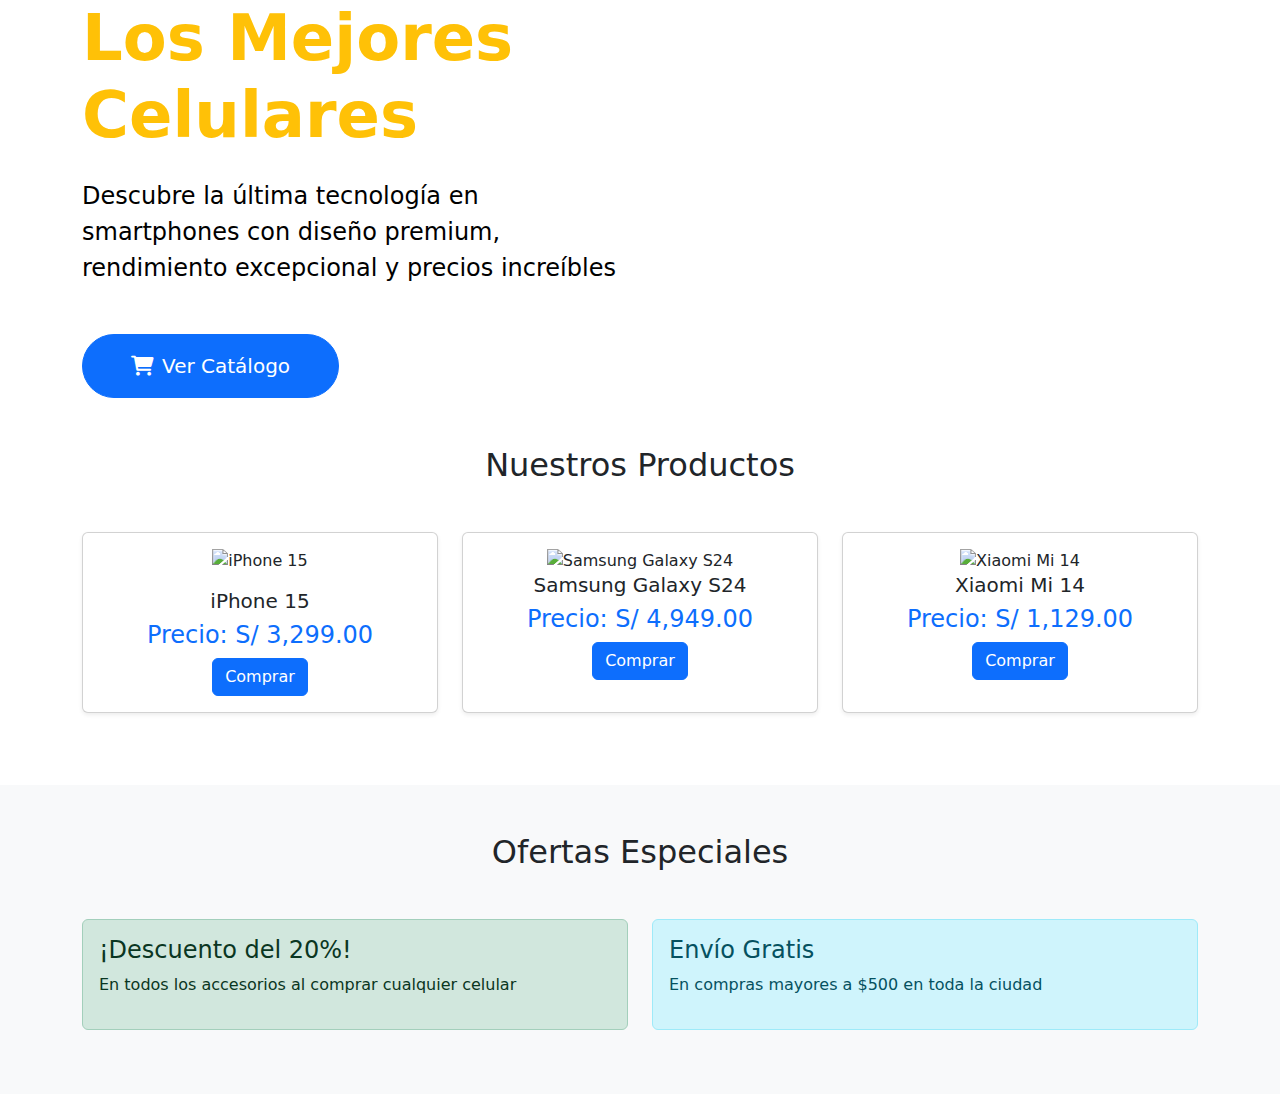
<file: src/main/resources/templates/HTML/index.html>
<!DOCTYPE html>
<html lang="es" xmlns:th="http://www.thymeleaf.org">
<head>
    <meta charset="UTF-8">
    <meta name="viewport" content="width=device-width, initial-scale=1.0">
    <title>TechCell - Tienda de Celulares</title>
    <link href="https://cdnjs.cloudflare.com/ajax/libs/bootstrap/5.3.0/css/bootstrap.min.css" rel="stylesheet">
    <link href="https://cdnjs.cloudflare.com/ajax/libs/font-awesome/6.0.0/css/all.min.css" rel="stylesheet">
    <link rel="stylesheet" th:href="@{/css/Styles.css}">
</head>
<body>
    
    <!-- Incluir Navbar -->
    <div th:replace="~{fragments/navbar :: navbar}"></div>

    <!-- Incluir Mensajes de Alerta -->
    <div th:replace="~{fragments/mensajes :: alertas}"></div>

    

    <!-- Hero Section -->
    <div class="hero-section d-flex align-items-center" id="inicio">
        <div class="container hero-content">
            <div class="row align-items-center">
                <div class="col-lg-6">
                    <h1 class="display-3 fw-bold text-warning mb-4">
                        Los Mejores Celulares
                    </h1>
                    <p class="lead fw-normal text-black mb-5 fs-4">
                        Descubre la última tecnología en smartphones con diseño premium, 
                        rendimiento excepcional y precios increíbles
                    </p>
                    <div class="d-flex gap-3 flex-wrap">
                        <a th:href="@{/productos}">
                            <button class="btn btn-primary btn-lg px-5 py-3 rounded-pill">
                                <i class="fas fa-shopping-cart me-2"></i>Ver Catálogo
                            </button>
                        </a>
                    </div>
                </div>
                <div class="col-lg-6 text-center">
                    <div class="floating-element">
                        <i class="fas fa-mobile-alt text-white" style="font-size: 12rem; opacity: 0.9;"></i>
                    </div>
                </div>
            </div>
        </div>
    </div>

    <!-- Productos Section -->
    <div class="container my-5" id="productos">
        <h2 class="text-center mb-5">Nuestros Productos</h2>
        <div class="row">
            <div class="col-md-4 mb-4">
                <div class="card h-100 shadow-sm">
                    <div class="card-body text-center">
                        <img th:src="@{/IMG/iPhone15.png}" width="140px" class="mb-3" alt="iPhone 15">
                        <h5 class="card-title">iPhone 15</h5>
                        <h4 class="text-primary">Precio: S/ 3,299.00</h4>
                        <button class="btn btn-primary">Comprar</button>
                    </div>
                </div>
            </div>
            <div class="col-md-4 mb-4">
                <div class="card h-100 shadow-sm">
                    <div class="card-body text-center">
                        <img th:src="@{/IMG/SAMSUNGS24.jpg}" width="200px" alt="Samsung Galaxy S24">
                        <h5 class="card-title">Samsung Galaxy S24</h5>
                        <h4 class="text-primary">Precio: S/ 4,949.00</h4>
                        <button class="btn btn-primary">Comprar</button>
                    </div>
                </div>
            </div>
            <div class="col-md-4 mb-4">
                <div class="card h-100 shadow-sm">
                    <div class="card-body text-center">
                        <img th:src="@{/IMG/XIAOMI14.webp}" width="200px" alt="Xiaomi Mi 14">
                        <h5 class="card-title">Xiaomi Mi 14</h5>
                        <h4 class="text-primary">Precio: S/ 1,129.00</h4>
                        <button class="btn btn-primary">Comprar</button>
                    </div>
                </div>
            </div>
        </div>
    </div>

    <!-- Ofertas Section -->
    <div class="bg-light py-5" id="ofertas">
        <div class="container">
            <h2 class="text-center mb-5">Ofertas Especiales</h2>
            <div class="row">
                <div class="col-md-6">
                    <div class="alert alert-success">
                        <h4>¡Descuento del 20%!</h4>
                        <p>En todos los accesorios al comprar cualquier celular</p>
                    </div>
                </div>
                <div class="col-md-6">
                    <div class="alert alert-info">
                        <h4>Envío Gratis</h4>
                        <p>En compras mayores a $500 en toda la ciudad</p>
                    </div>
                </div>
            </div>
        </div>
    </div>

    <!-- Incluir Footer -->
    <div th:replace="~{fragments/footer :: footer}"></div>

    <!-- Incluir Modales -->
    <div th:replace="~{fragments/modales :: modales}"></div>

    <div th:replace="~{fragments/modalCarrito :: modalCarrito}"></div>
    
    <!-- Incluir Botón WhatsApp -->
    <div th:replace="~{fragments/botonwsp :: botonWhatsApp}"></div>


    <script src="https://cdnjs.cloudflare.com/ajax/libs/bootstrap/5.3.0/js/bootstrap.bundle.min.js"></script>
    <script th:src="@{/js/carrito.js}"></script>
</body>
</html>
</file>
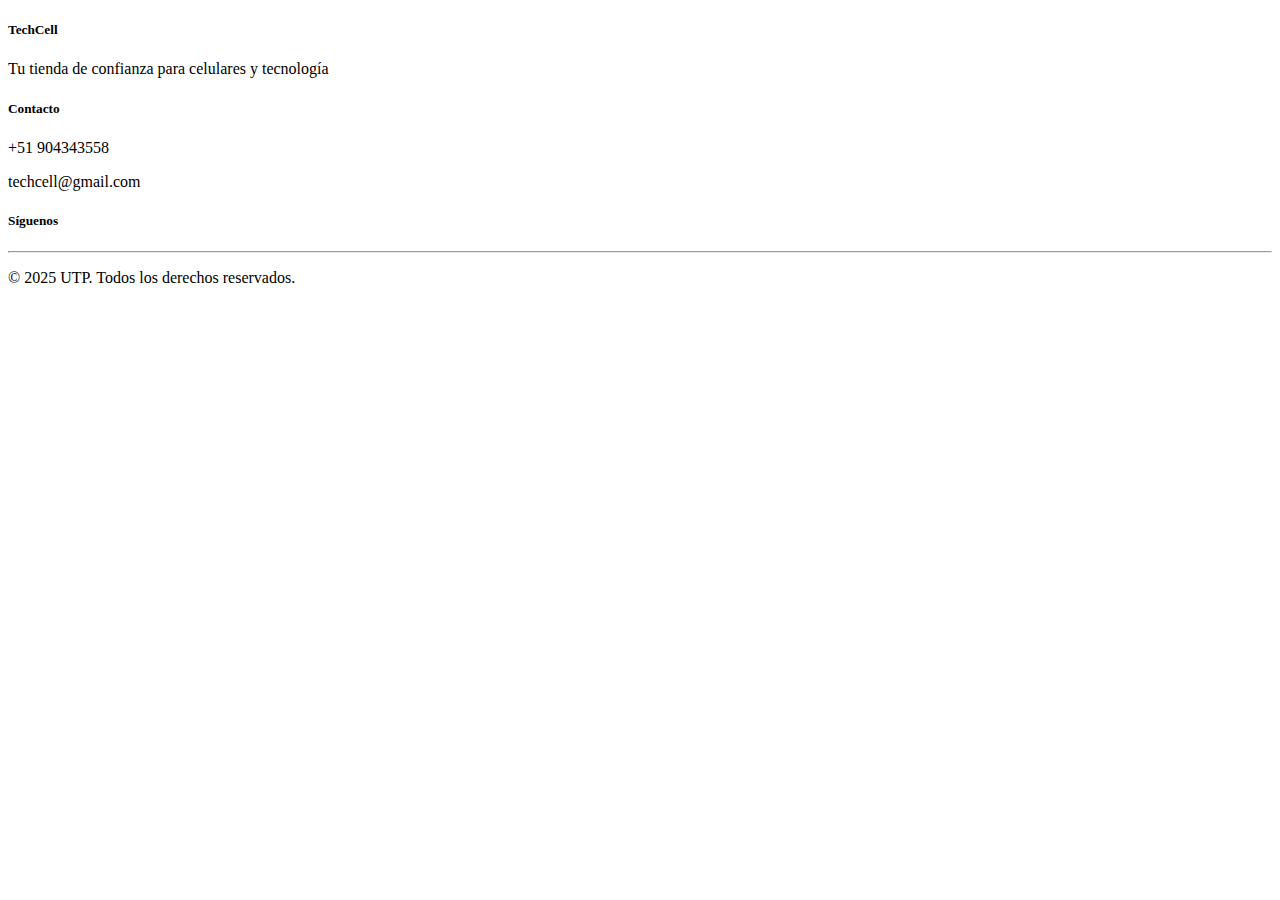
<file: src/main/resources/templates/fragments/footer.html>
<!DOCTYPE html>
<html xmlns:th="http://www.thymeleaf.org">
<head>
    <meta charset="UTF-8">
</head>
<body>
    <!-- Fragmento del Footer -->
    <footer th:fragment="footer" class="bg-dark text-white py-4">
        <div class="container">
            <div class="row">
                <div class="col-md-4">
                    <h5><i class="fas fa-mobile-alt me-2"></i>TechCell</h5>
                    <p>Tu tienda de confianza para celulares y tecnología</p>
                </div>
                <div class="col-md-4">
                    <h5>Contacto</h5>
                    <p><i class="fas fa-phone me-2"></i>+51 904343558</p>
                    <p><i class="fas fa-envelope me-2"></i>techcell@gmail.com</p>
                </div>
                <div class="col-md-4">
                    <h5>Síguenos</h5>
                    <a href="https://facebook.com" target="_blank" class="text-white me-3">
                        <i class="fab fa-facebook fa-2x"></i>
                    </a>
                    <a href="https://instagram.com" target="_blank" class="text-white me-3">
                        <i class="fab fa-instagram fa-2x"></i>
                    </a>
                    <a href="https://twitter.com" target="_blank" class="text-white">
                        <i class="fab fa-twitter fa-2x"></i>
                    </a>
                </div>
            </div>
            <hr class="my-3">
            <div class="text-center">
                <p>&copy; 2025 UTP. Todos los derechos reservados.</p>
            </div>
        </div>
    </footer>
</body>
</html>
</file>
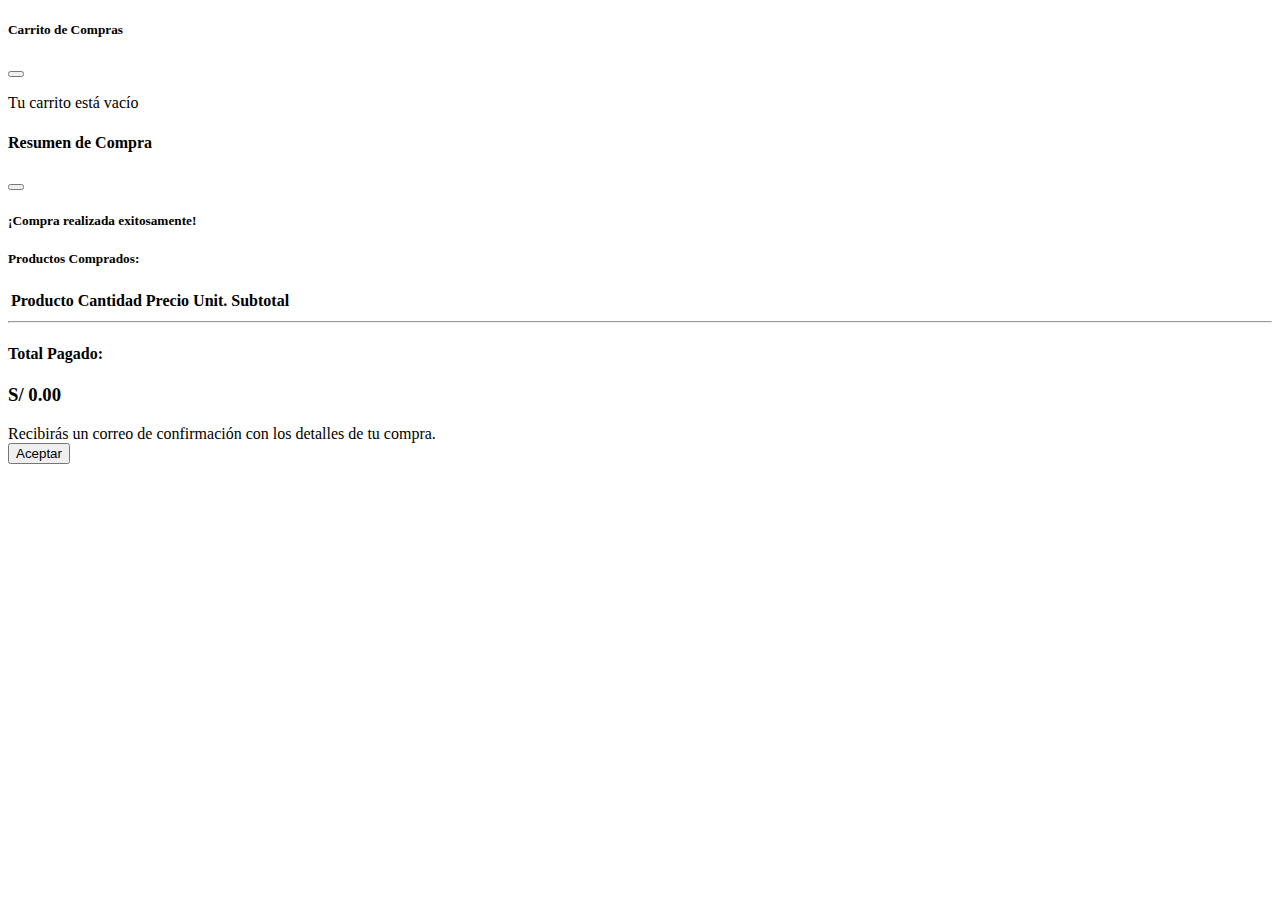
<file: src/main/resources/templates/fragments/modalCarrito.html>
<!DOCTYPE html>
<html xmlns:th="http://www.thymeleaf.org">
    <head>
        <meta charset="UTF-8">
    </head>
    <body>
        <!-- Modal Offcanvas del Carrito -->
        <div th:fragment="modalCarrito" class="offcanvas offcanvas-end" tabindex="-1" id="carritoOffcanvas"
             xmlns:th="http://www.w3.org/1999/xhtml">
            <div class="offcanvas-header bg-primary text-white">
                <h5 class="offcanvas-title fw-bold">
                    <i class="fas fa-shopping-cart me-2"></i>Carrito de Compras
                </h5>
                <button type="button" class="btn-close btn-close-white" data-bs-dismiss="offcanvas"></button>
            </div>

            <div class="offcanvas-body">
                <!-- Mensaje cuando no hay sesión -->
                <div id="carritoSinSesion" class="text-center py-5" style="display: none;">
                    <i class="fas fa-user-lock text-muted" style="font-size: 4rem;"></i>
                    <p class="mt-3 text-muted">Debes iniciar sesión para ver tu carrito</p>
                    <button class="btn btn-primary" data-bs-toggle="modal" data-bs-target="#loginModal">
                        <i class="fas fa-sign-in-alt me-2"></i>Iniciar Sesión
                    </button>
                </div>

                <!-- Mensaje cuando el carrito está vacío -->
                <div id="carritoVacio" class="text-center py-5">
                    <i class="fas fa-shopping-cart text-muted" style="font-size: 4rem;"></i>
                    <p class="mt-3 text-muted">Tu carrito está vacío</p>
                </div>

                <!-- Lista de productos en el carrito -->
                <div id="carritoContenido" style="display: none;">
                    <div id="listaProductosCarrito">
                        <!-- Los productos se cargarán dinámicamente aquí -->
                    </div>

                    <hr class="my-4">

                    <!-- Total -->
                    <div class="d-flex justify-content-between align-items-center mb-3">
                        <h4 class="fw-bold mb-0">Total:</h4>
                        <h4 class="text-primary fw-bold mb-0">
                            S/ <span id="totalCarrito">0.00</span>
                        </h4>
                    </div>

                    <!-- Botones de acción -->
                    <div class="d-grid gap-2">
                        <button class="btn btn-primary btn-lg" id="btnFinalizarCompra">
                            Finalizar Compra
                        </button>
                        <button class="btn btn-secondary" data-bs-dismiss="offcanvas">
                            Cerrar
                        </button>
                    </div>
                </div>
            </div>
        </div>

        <!-- Modal Resumen de Compra -->
        <div class="modal fade" id="resumenCompraModal" tabindex="-1">
            <div class="modal-dialog modal-dialog-centered modal-lg">
                <div class="modal-content">
                    <div class="modal-header bg-success text-white">
                        <h4 class="modal-title fw-bold">
                            <i class="fas fa-receipt me-2"></i>Resumen de Compra
                        </h4>
                        <button type="button" class="btn-close btn-close-white" data-bs-dismiss="modal"></button>
                    </div>
                    <div class="modal-body p-4">
                        <div class="text-center mb-4">
                            <i class="fas fa-check-circle text-success" style="font-size: 4rem;"></i>
                            <h5 class="mt-3">¡Compra realizada exitosamente!</h5>
                        </div>

                        <h5 class="mb-3">Productos Comprados:</h5>
                        <div class="table-responsive">
                            <table class="table">
                                <thead>
                                <tr>
                                    <th>Producto</th>
                                    <th class="text-center">Cantidad</th>
                                    <th class="text-end">Precio Unit.</th>
                                    <th class="text-end">Subtotal</th>
                                </tr>
                                </thead>
                                <tbody id="resumenProductos">
                                <!-- Los productos se cargarán dinámicamente aquí -->
                                </tbody>
                            </table>
                        </div>

                        <hr class="my-3">

                        <div class="d-flex justify-content-between align-items-center">
                            <h4 class="fw-bold mb-0">Total Pagado:</h4>
                            <h3 class="text-success fw-bold mb-0">
                                S/ <span id="totalPagado">0.00</span>
                            </h3>
                        </div>

                        <div class="alert alert-info mt-4 mb-0">
                            <i class="fas fa-info-circle me-2"></i>
                            Recibirás un correo de confirmación con los detalles de tu compra.
                        </div>
                    </div>
                    <div class="modal-footer">
                        <button type="button" class="btn btn-primary" data-bs-dismiss="modal">
                            <i class="fas fa-check me-2"></i>Aceptar
                        </button>
                    </div>
                </div>
            </div>
        </div>
    </body>
</html>
</file>
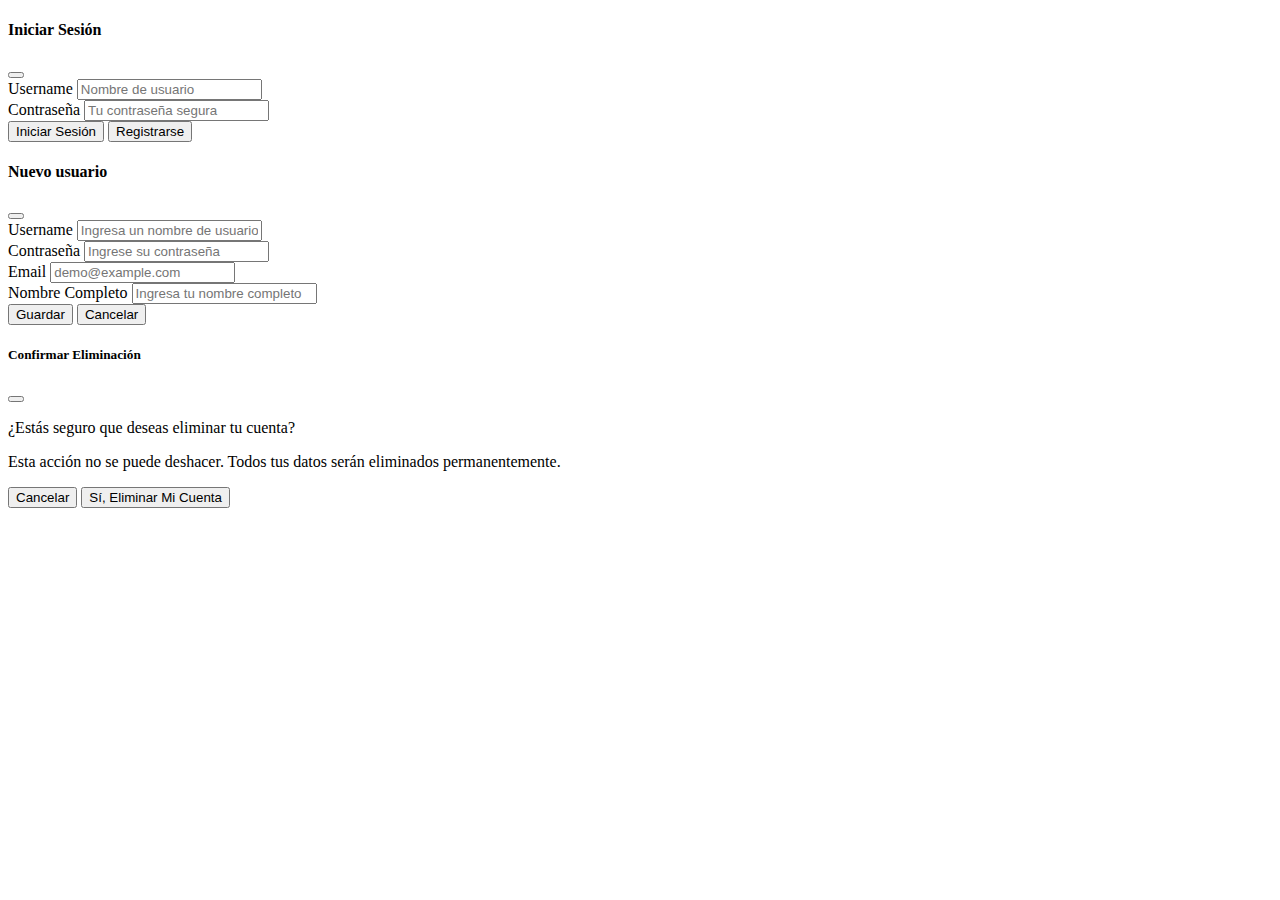
<file: src/main/resources/templates/fragments/modales.html>
<!DOCTYPE html>
<html xmlns:th="http://www.thymeleaf.org">
<head>
    <meta charset="UTF-8">
</head>
<body>
    <!-- Fragmento de Modales -->
    <div th:fragment="modales">
        <!-- Modal Login -->
        <div class="modal fade" id="loginModal" tabindex="-1">
            <div class="modal-dialog modal-dialog-centered">
                <div class="modal-content">
                    <div class="modal-header text-white border-0">
                        <h4 class="modal-title fw-bold">
                            <i class="fas fa-user me-3"></i>Iniciar Sesión
                        </h4>
                        <button type="button" class="btn-close btn-close-white" data-bs-dismiss="modal"></button>
                    </div>
                    <div class="modal-body p-5">
                        <form th:action="@{/login/iniciar}" method="post">
                            <div class="mb-4">
                                <label for="username" class="form-label fw-semibold">Username</label>
                                <input type="text" class="form-control form-control-lg" id="username" name="username" placeholder="Nombre de usuario" required>
                            </div>
                            <div class="mb-4">
                                <label for="password" class="form-label fw-semibold">Contraseña</label>
                                <input type="password" class="form-control form-control-lg" id="password" name="password" placeholder="Tu contraseña segura" required>
                            </div>
                            <!--<div class="mb-4">
                                <div class="form-check">
                                    <input type="checkbox" class="form-check-input" id="remember">
                                    <label class="form-check-label" for="remember">
                                        Mantener mi sesión activa
                                    </label>
                                </div>
                            </div>-->
                            <div class="d-flex gap-3">
                                <button type="submit" class="btn btn-primary btn-lg w-50 rounded-pill mb-3">
                                    <i class="fas fa-sign-in-alt me-2"></i>Iniciar Sesión
                                </button>
                                <button type="button" class="btn btn-success btn-lg w-50 rounded-pill mb-3" data-bs-toggle="modal" data-bs-target="#registroModal" data-bs-dismiss="modal">
                                    <i class="fa-solid fa-user-plus me-2"></i>Registrarse
                                </button>
                            </div>
                            <!--<div class="text-center">
                                <a href="#" class="text-decoration-none">¿Olvidaste tu contraseña?</a>
                            </div>-->
                        </form>
                    </div>
                </div>
            </div>
        </div>

        <!-- Modal Registro -->
        <div class="modal fade" id="registroModal" tabindex="-1" aria-labelledby="tituloModalRegistro" aria-hidden="true">
            <div class="modal-dialog modal-lg modal-dialog-centered">
                <div class="modal-content">
                    <div class="modal-header text-white">
                        <h4 class="modal-title" id="tituloModalRegistro">
                            <i class="fa-solid fa-user-plus me-2"></i>Nuevo usuario
                        </h4>
                        <button type="button" class="btn-close btn-close-white" data-bs-dismiss="modal" aria-label="Cerrar"></button>
                    </div>
                    <div class="modal-body">
                        <form th:action="@{/login/registrar}" method="post">
                            <div class="row mb-3">
                                <div class="col-md-6">
                                    <label for="usernameRegistro" class="form-label fw-semibold">Username</label>
                                    <input type="text" class="form-control form-control-lg" id="usernameRegistro" name="username" placeholder="Ingresa un nombre de usuario" required>
                                </div>
                                <div class="col-md-6">
                                    <label for="passwordRegistro" class="form-label fw-semibold">Contraseña</label>
                                    <input type="password" class="form-control form-control-lg" id="passwordRegistro" name="password" placeholder="Ingrese su contraseña" required>
                                </div>
                            </div>
                            <div class="row mb-3">
                                <div class="col-md-12">
                                    <label for="emailRegistro" class="form-label fw-semibold">Email</label>
                                    <input type="email" class="form-control form-control-lg" id="emailRegistro" name="email" placeholder="demo@example.com" required>
                                </div>
                            </div>
                            <div class="row mb-3">
                                <div class="col-md-12">
                                    <label for="nombreCompleto" class="form-label fw-semibold">Nombre Completo</label>
                                    <input type="text" class="form-control form-control-lg" id="nombreCompleto" name="nombreCompleto" placeholder="Ingresa tu nombre completo" required>
                                </div>
                            </div>
                            <div class="d-flex gap-3 mt-4">
                                <button type="submit" class="btn btn-primary btn-lg w-50 rounded-pill mb-3">
                                    <i class="fa-solid fa-floppy-disk me-2"></i>Guardar
                                </button>
                                <button type="button" class="btn btn-danger btn-lg w-50 rounded-pill mb-3" data-bs-dismiss="modal">
                                    <i class="fa-solid fa-ban me-2"></i>Cancelar
                                </button>
                            </div>
                        </form>
                    </div>
                </div>
            </div>
        </div>

        <!-- Modal Eliminar Cuenta - NUEVO -->
        <div class="modal fade" id="eliminarCuentaModal" tabindex="-1">
            <div class="modal-dialog modal-dialog-centered">
                <div class="modal-content">
                    <div class="modal-header bg-danger text-white">
                        <h5 class="modal-title">
                            <i class="fas fa-exclamation-triangle me-2"></i>Confirmar Eliminación
                        </h5>
                        <button type="button" class="btn-close btn-close-white" data-bs-dismiss="modal"></button>
                    </div>
                    <div class="modal-body">
                        <p class="fs-5">¿Estás seguro que deseas eliminar tu cuenta?</p>
                        <p class="text-danger fw-bold"> Esta acción no se puede deshacer. Todos tus datos serán eliminados permanentemente.</p>
                    </div>
                    <div class="modal-footer">
                        <button type="button" class="btn btn-secondary" data-bs-dismiss="modal">
                            <i class="fas fa-times me-2"></i>Cancelar
                        </button>
                        <form th:action="@{/perfil/eliminar}" method="post" style="display: inline;">
                            <button type="submit" class="btn btn-danger">
                                <i class="fas fa-trash me-2"></i>Sí, Eliminar Mi Cuenta
                            </button>
                        </form>
                    </div>
                </div>
            </div>
        </div>
    </div>
</body>
</html>
</file>
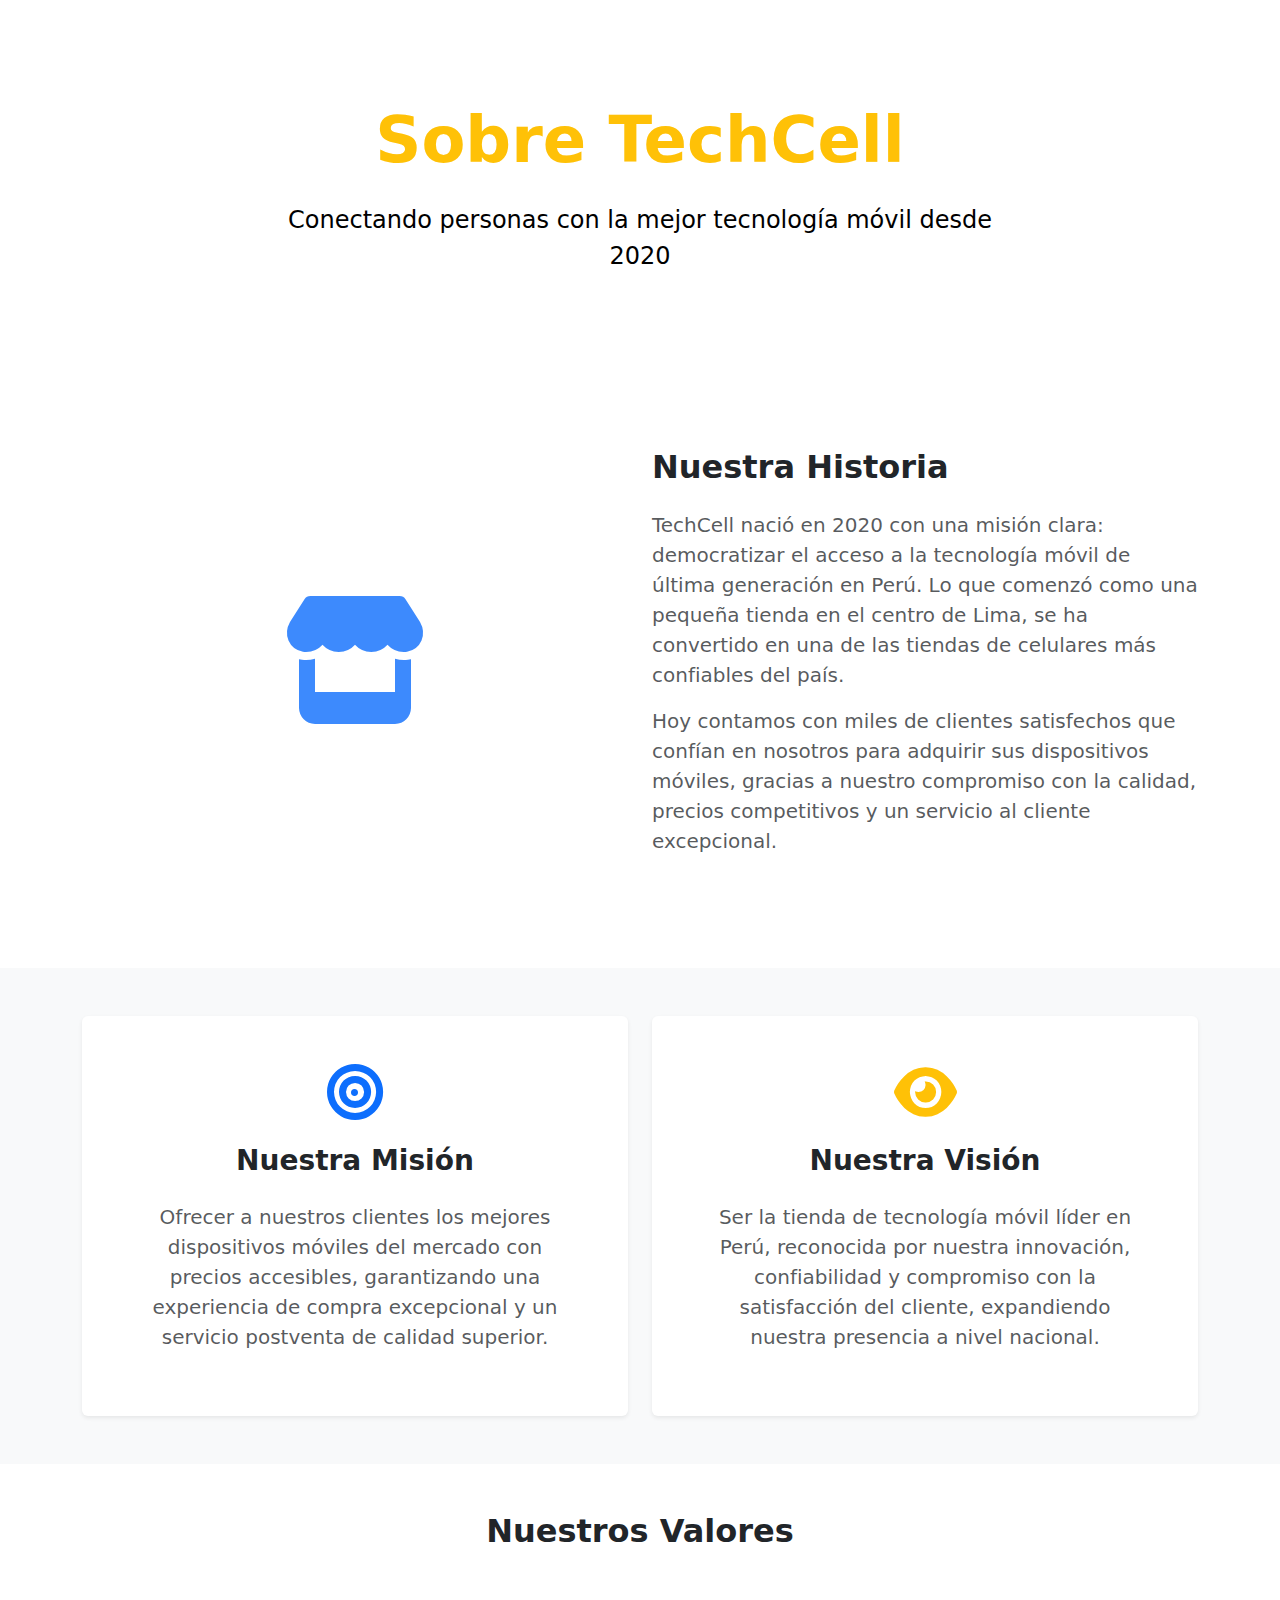
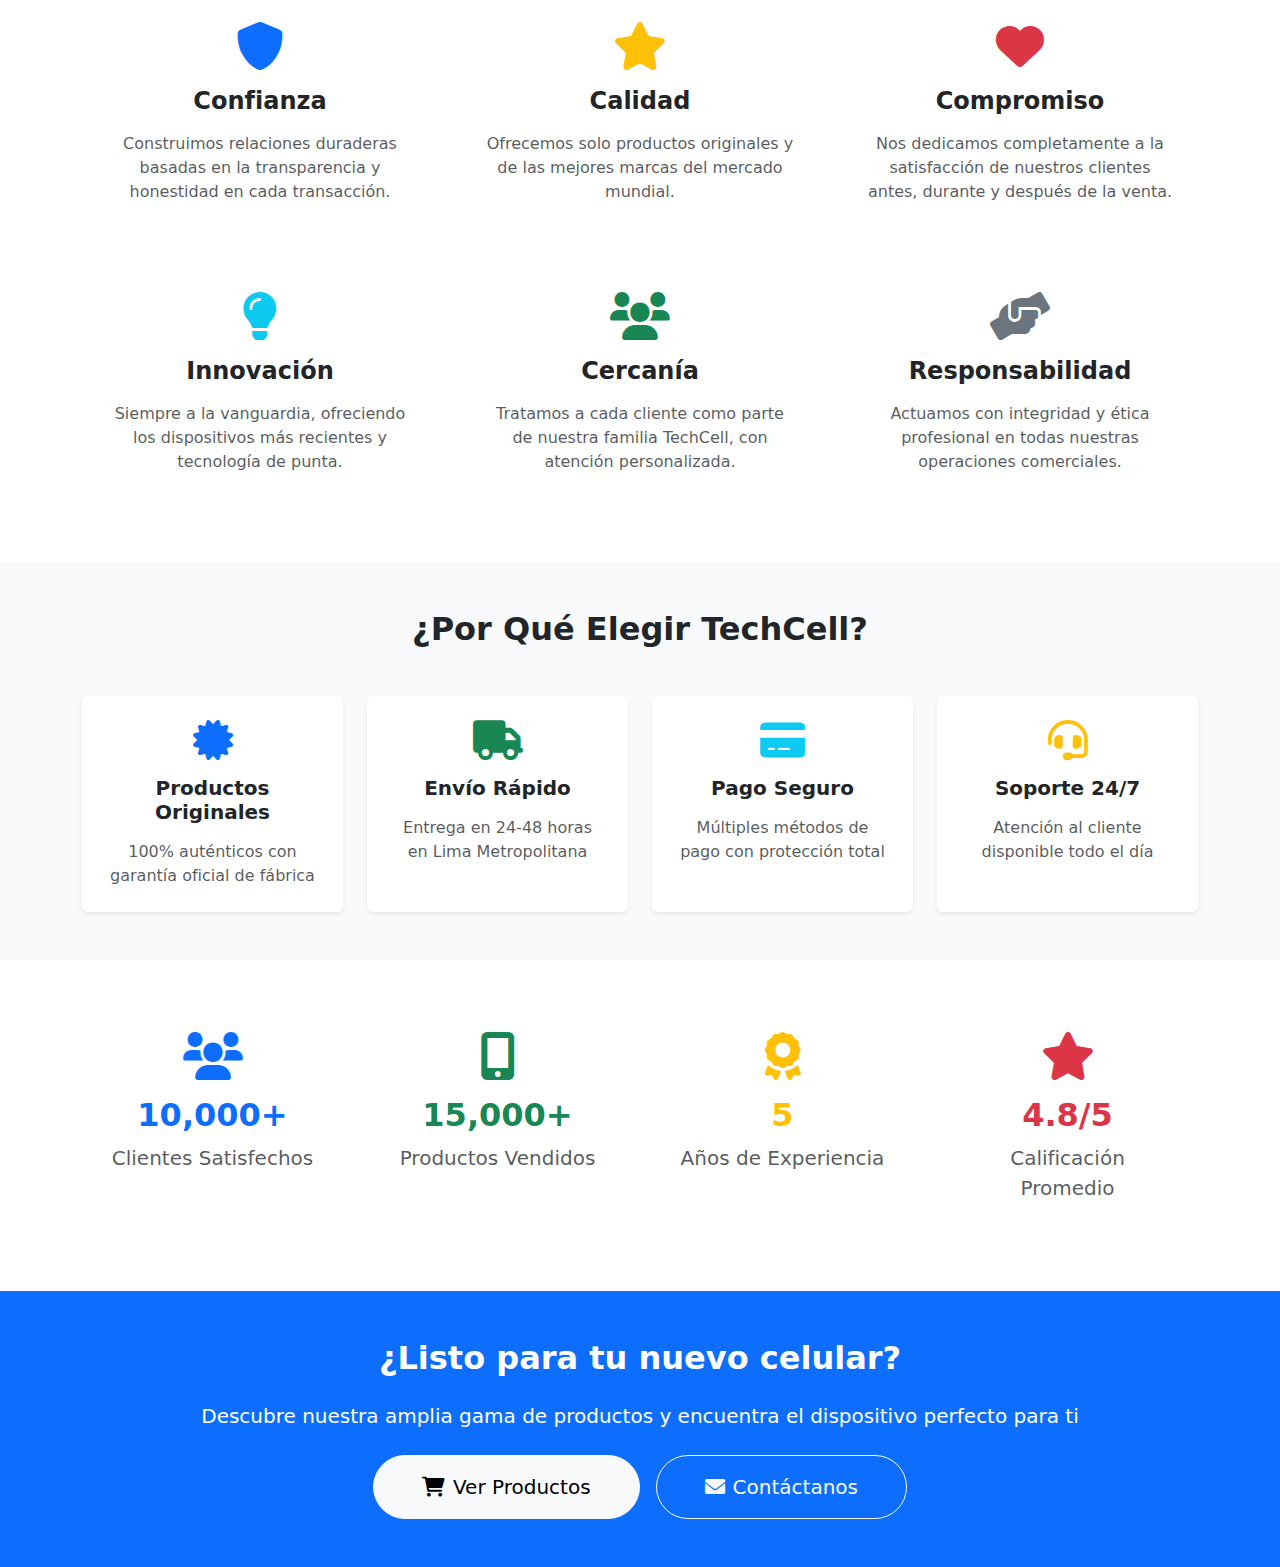
<file: src/main/resources/templates/HTML/nosotros.html>
<!DOCTYPE html>
<html lang="es" xmlns:th="http://www.thymeleaf.org">
<head>
    <meta charset="UTF-8">
    <meta name="viewport" content="width=device-width, initial-scale=1.0">
    <title>Nosotros - TechCell</title>
    <link href="https://cdnjs.cloudflare.com/ajax/libs/bootstrap/5.3.0/css/bootstrap.min.css" rel="stylesheet">
    <link href="https://cdnjs.cloudflare.com/ajax/libs/font-awesome/6.0.0/css/all.min.css" rel="stylesheet">
    <link rel="stylesheet" th:href="@{/css/Styles.css}">
</head>
<body>
    <!-- Navbar -->
    <div th:replace="~{fragments/navbar :: navbar}"></div>

    <!-- Incluir Mensajes de Alerta -->
    <div th:replace="~{fragments/mensajes :: alertas}"></div>

    <!-- Hero Section -->
    <div class="hero-section d-flex align-items-center" style="min-height: 400px;">
        <div class="container hero-content">
            <div class="row align-items-center">
                <div class="col-lg-8 mx-auto text-center">
                    <h1 class="display-3 fw-bold text-warning mb-4">
                        Sobre TechCell
                    </h1>
                    <p class="lead fw-normal text-black mb-4 fs-4">
                        Conectando personas con la mejor tecnología móvil desde 2020
                    </p>
                </div>
            </div>
        </div>
    </div>

    <!-- Nuestra Historia -->
    <section class="container py-5">
        <div class="row align-items-center mb-5">
            <div class="col-lg-6 mb-4 mb-lg-0">
                <div class="text-center">
                    <i class="fas fa-store text-primary" style="font-size: 8rem; opacity: 0.8;"></i>
                </div>
            </div>
            <div class="col-lg-6">
                <h2 class="fw-bold mb-4">Nuestra Historia</h2>
                <p class="text-muted fs-5 mb-3">
                    TechCell nació en 2020 con una misión clara: democratizar el acceso a la tecnología móvil de última generación en Perú. Lo que comenzó como una pequeña tienda en el centro de Lima, se ha convertido en una de las tiendas de celulares más confiables del país.
                </p>
                <p class="text-muted fs-5">
                    Hoy contamos con miles de clientes satisfechos que confían en nosotros para adquirir sus dispositivos móviles, gracias a nuestro compromiso con la calidad, precios competitivos y un servicio al cliente excepcional.
                </p>
            </div>
        </div>
    </section>

    <!-- Misión y Visión -->
    <section class="bg-light py-5">
        <div class="container">
            <div class="row g-4">
                <div class="col-md-6">
                    <div class="bg-white p-5 rounded shadow-sm h-100">
                        <div class="text-center mb-4">
                            <i class="fas fa-bullseye text-primary" style="font-size: 3.5rem;"></i>
                        </div>
                        <h3 class="fw-bold text-center mb-4">Nuestra Misión</h3>
                        <p class="text-muted fs-5 text-center">
                            Ofrecer a nuestros clientes los mejores dispositivos móviles del mercado con precios accesibles, garantizando una experiencia de compra excepcional y un servicio postventa de calidad superior.
                        </p>
                    </div>
                </div>
                <div class="col-md-6">
                    <div class="bg-white p-5 rounded shadow-sm h-100">
                        <div class="text-center mb-4">
                            <i class="fas fa-eye text-warning" style="font-size: 3.5rem;"></i>
                        </div>
                        <h3 class="fw-bold text-center mb-4">Nuestra Visión</h3>
                        <p class="text-muted fs-5 text-center">
                            Ser la tienda de tecnología móvil líder en Perú, reconocida por nuestra innovación, confiabilidad y compromiso con la satisfacción del cliente, expandiendo nuestra presencia a nivel nacional.
                        </p>
                    </div>
                </div>
            </div>
        </div>
    </section>

    <!-- Valores -->
    <section class="container py-5">
        <h2 class="text-center fw-bold mb-5">Nuestros Valores</h2>
        <div class="row g-4">
            <div class="col-md-4">
                <div class="text-center p-4">
                    <div class="mb-3">
                        <i class="fas fa-shield-alt text-primary" style="font-size: 3rem;"></i>
                    </div>
                    <h4 class="fw-bold mb-3">Confianza</h4>
                    <p class="text-muted">
                        Construimos relaciones duraderas basadas en la transparencia y honestidad en cada transacción.
                    </p>
                </div>
            </div>
            <div class="col-md-4">
                <div class="text-center p-4">
                    <div class="mb-3">
                        <i class="fas fa-star text-warning" style="font-size: 3rem;"></i>
                    </div>
                    <h4 class="fw-bold mb-3">Calidad</h4>
                    <p class="text-muted">
                        Ofrecemos solo productos originales y de las mejores marcas del mercado mundial.
                    </p>
                </div>
            </div>
            <div class="col-md-4">
                <div class="text-center p-4">
                    <div class="mb-3">
                        <i class="fas fa-heart text-danger" style="font-size: 3rem;"></i>
                    </div>
                    <h4 class="fw-bold mb-3">Compromiso</h4>
                    <p class="text-muted">
                        Nos dedicamos completamente a la satisfacción de nuestros clientes antes, durante y después de la venta.
                    </p>
                </div>
            </div>
            <div class="col-md-4">
                <div class="text-center p-4">
                    <div class="mb-3">
                        <i class="fas fa-lightbulb text-info" style="font-size: 3rem;"></i>
                    </div>
                    <h4 class="fw-bold mb-3">Innovación</h4>
                    <p class="text-muted">
                        Siempre a la vanguardia, ofreciendo los dispositivos más recientes y tecnología de punta.
                    </p>
                </div>
            </div>
            <div class="col-md-4">
                <div class="text-center p-4">
                    <div class="mb-3">
                        <i class="fas fa-users text-success" style="font-size: 3rem;"></i>
                    </div>
                    <h4 class="fw-bold mb-3">Cercanía</h4>
                    <p class="text-muted">
                        Tratamos a cada cliente como parte de nuestra familia TechCell, con atención personalizada.
                    </p>
                </div>
            </div>
            <div class="col-md-4">
                <div class="text-center p-4">
                    <div class="mb-3">
                        <i class="fas fa-hands-helping text-secondary" style="font-size: 3rem;"></i>
                    </div>
                    <h4 class="fw-bold mb-3">Responsabilidad</h4>
                    <p class="text-muted">
                        Actuamos con integridad y ética profesional en todas nuestras operaciones comerciales.
                    </p>
                </div>
            </div>
        </div>
    </section>

    <!-- ¿Por qué elegirnos? -->
    <section class="bg-light py-5">
        <div class="container">
            <h2 class="text-center fw-bold mb-5">¿Por Qué Elegir TechCell?</h2>
            <div class="row g-4">
                <div class="col-md-6 col-lg-3">
                    <div class="bg-white p-4 rounded shadow-sm text-center h-100">
                        <i class="fas fa-certificate text-primary mb-3" style="font-size: 2.5rem;"></i>
                        <h5 class="fw-bold mb-3">Productos Originales</h5>
                        <p class="text-muted mb-0">100% auténticos con garantía oficial de fábrica</p>
                    </div>
                </div>
                <div class="col-md-6 col-lg-3">
                    <div class="bg-white p-4 rounded shadow-sm text-center h-100">
                        <i class="fas fa-truck text-success mb-3" style="font-size: 2.5rem;"></i>
                        <h5 class="fw-bold mb-3">Envío Rápido</h5>
                        <p class="text-muted mb-0">Entrega en 24-48 horas en Lima Metropolitana</p>
                    </div>
                </div>
                <div class="col-md-6 col-lg-3">
                    <div class="bg-white p-4 rounded shadow-sm text-center h-100">
                        <i class="fas fa-credit-card text-info mb-3" style="font-size: 2.5rem;"></i>
                        <h5 class="fw-bold mb-3">Pago Seguro</h5>
                        <p class="text-muted mb-0">Múltiples métodos de pago con protección total</p>
                    </div>
                </div>
                <div class="col-md-6 col-lg-3">
                    <div class="bg-white p-4 rounded shadow-sm text-center h-100">
                        <i class="fas fa-headset text-warning mb-3" style="font-size: 2.5rem;"></i>
                        <h5 class="fw-bold mb-3">Soporte 24/7</h5>
                        <p class="text-muted mb-0">Atención al cliente disponible todo el día</p>
                    </div>
                </div>
            </div>
        </div>
    </section>

    <!-- Estadísticas -->
    <section class="container py-5">
        <div class="row text-center g-4">
            <div class="col-md-3">
                <div class="p-4">
                    <i class="fas fa-users text-primary mb-3" style="font-size: 3rem;"></i>
                    <h2 class="fw-bold text-primary mb-2">10,000+</h2>
                    <p class="text-muted fs-5">Clientes Satisfechos</p>
                </div>
            </div>
            <div class="col-md-3">
                <div class="p-4">
                    <i class="fas fa-mobile-alt text-success mb-3" style="font-size: 3rem;"></i>
                    <h2 class="fw-bold text-success mb-2">15,000+</h2>
                    <p class="text-muted fs-5">Productos Vendidos</p>
                </div>
            </div>
            <div class="col-md-3">
                <div class="p-4">
                    <i class="fas fa-award text-warning mb-3" style="font-size: 3rem;"></i>
                    <h2 class="fw-bold text-warning mb-2">5</h2>
                    <p class="text-muted fs-5">Años de Experiencia</p>
                </div>
            </div>
            <div class="col-md-3">
                <div class="p-4">
                    <i class="fas fa-star text-danger mb-3" style="font-size: 3rem;"></i>
                    <h2 class="fw-bold text-danger mb-2">4.8/5</h2>
                    <p class="text-muted fs-5">Calificación Promedio</p>
                </div>
            </div>
        </div>
    </section>

    <!-- Call to Action -->
    <section class="bg-primary text-white py-5">
        <div class="container text-center">
            <h2 class="fw-bold mb-4">¿Listo para tu nuevo celular?</h2>
            <p class="lead mb-4">Descubre nuestra amplia gama de productos y encuentra el dispositivo perfecto para ti</p>
            <div class="d-flex gap-3 justify-content-center flex-wrap">
                <a th:href="@{/productos}">
                    <button class="btn btn-light btn-lg px-5 py-3 rounded-pill">
                        <i class="fas fa-shopping-cart me-2"></i>Ver Productos
                    </button>
                </a>
                <a th:href="@{/contacto}">
                    <button class="btn btn-outline-light btn-lg px-5 py-3 rounded-pill">
                        <i class="fas fa-envelope me-2"></i>Contáctanos
                    </button>
                </a>
            </div>
        </div>
    </section>

    <!-- Incluir Footer -->
    <div th:replace="~{fragments/footer :: footer}"></div>

    <!-- Incluir Modales -->
    <div th:replace="~{fragments/modales :: modales}"></div>

    <div th:replace="~{fragments/modalCarrito :: modalCarrito}"></div>

    <!-- Incluir Botón WhatsApp -->
    <div th:replace="~{fragments/botonwsp :: botonWhatsApp}"></div>


    <script src="https://cdnjs.cloudflare.com/ajax/libs/bootstrap/5.3.0/js/bootstrap.bundle.min.js"></script>
    <script th:src="@{/js/carrito.js}"></script>
</body>
</html>
</file>
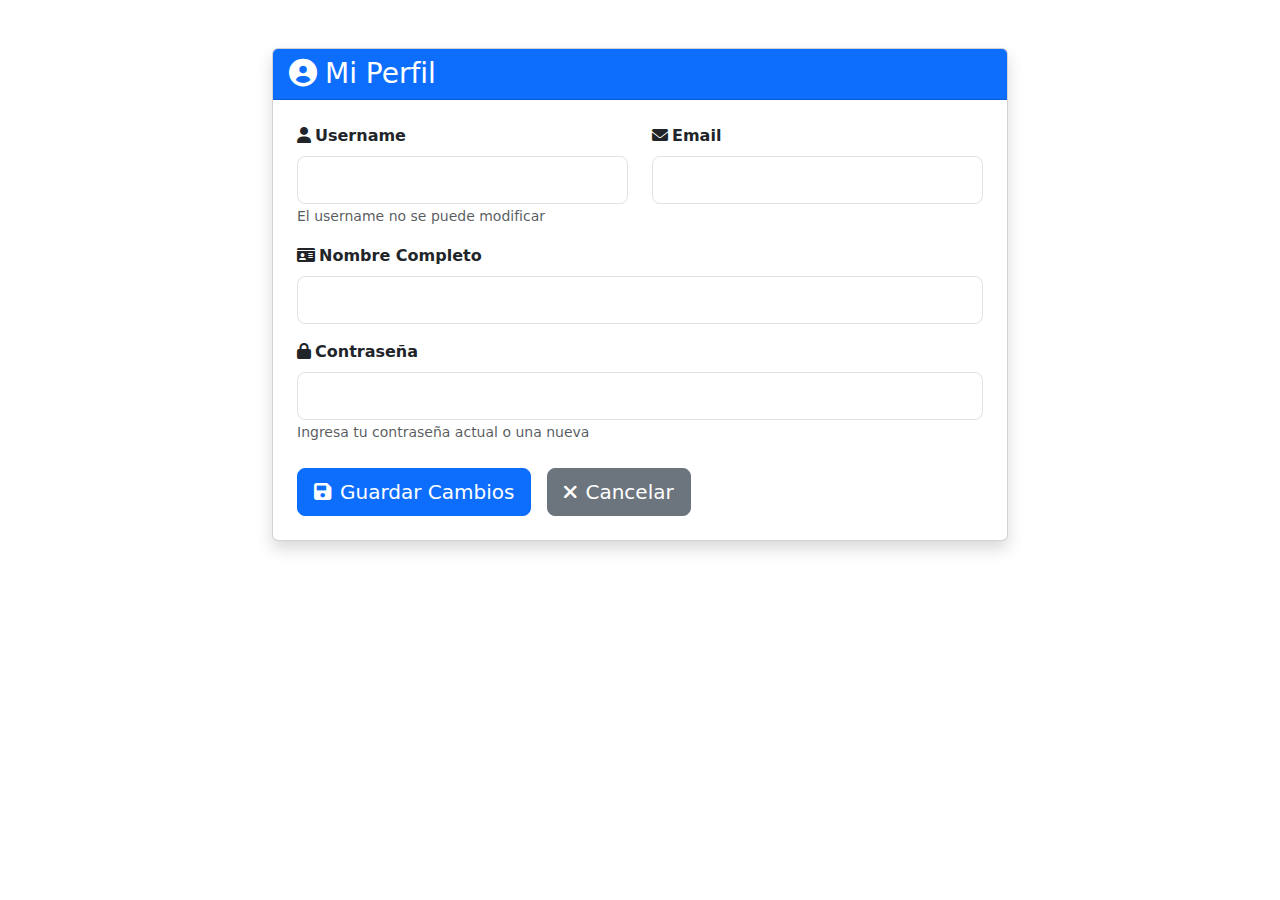
<file: src/main/resources/templates/HTML/perfil.html>
<!DOCTYPE html>
<html lang="es" xmlns:th="http://www.thymeleaf.org">
<head>
    <meta charset="UTF-8">
    <meta name="viewport" content="width=device-width, initial-scale=1.0">
    <title>Mi Perfil - TechCell</title>
    <link href="https://cdnjs.cloudflare.com/ajax/libs/bootstrap/5.3.0/css/bootstrap.min.css" rel="stylesheet">
    <link href="https://cdnjs.cloudflare.com/ajax/libs/font-awesome/6.0.0/css/all.min.css" rel="stylesheet">
    <link rel="stylesheet" th:href="@{/css/Styles.css}">
</head>
<body>
    <!-- Incluir Navbar -->
    <div th:replace="~{fragments/navbar :: navbar}"></div>

    <!-- Incluir Mensajes -->
    <div th:replace="~{fragments/mensajes :: alertas}"></div>

    <!-- Contenido del Perfil -->
    <div class="container my-5">
        <div class="row justify-content-center">
            <div class="col-lg-8">
                <div class="card shadow">
                    <div class="card-header bg-primary text-white">
                        <h3 class="mb-0">
                            <i class="fas fa-user-circle me-2"></i>Mi Perfil
                        </h3>
                    </div>
                    <div class="card-body p-4">
                        <form th:action="@{/perfil/actualizar}" method="post" th:object="${usuario}">
                            <!-- ID oculto -->
                            <input type="hidden" th:field="*{id}">
                            
                            <div class="row mb-3">
                                <div class="col-md-6">
                                    <label for="username" class="form-label fw-semibold">
                                        <i class="fas fa-user me-1"></i>Username
                                    </label>
                                    <input type="text" class="form-control form-control-lg" id="username" th:field="*{username}" readonly>
                                    <small class="text-muted">El username no se puede modificar</small>
                                </div>
                                <div class="col-md-6">
                                    <label for="email" class="form-label fw-semibold">
                                        <i class="fas fa-envelope me-1"></i>Email
                                    </label>
                                    <input type="email" class="form-control form-control-lg" id="email" th:field="*{email}" required>
                                </div>
                            </div>
                            
                            <div class="row mb-3">
                                <div class="col-md-12">
                                    <label for="nombreCompleto" class="form-label fw-semibold">
                                        <i class="fas fa-id-card me-1"></i>Nombre Completo
                                    </label>
                                    <input type="text" class="form-control form-control-lg" id="nombreCompleto" th:field="*{nombreCompleto}" required>
                                </div>
                            </div>
                            
                            <div class="row mb-3">
                                <div class="col-md-12">
                                    <label for="password" class="form-label fw-semibold">
                                        <i class="fas fa-lock me-1"></i>Contraseña
                                    </label>
                                    <input type="password" class="form-control form-control-lg" id="password" th:field="*{password}" required>
                                    <small class="text-muted">Ingresa tu contraseña actual o una nueva</small>
                                </div>
                            </div>
                            
                            <div class="d-flex gap-3 mt-4">
                                <button type="submit" class="btn btn-primary btn-lg">
                                    <i class="fas fa-save me-2"></i>Guardar Cambios
                                </button>
                                <a th:href="@{/}" class="btn btn-secondary btn-lg">
                                    <i class="fas fa-times me-2"></i>Cancelar
                                </a>
                            </div>
                        </form>
                    </div>
                </div>
            </div>
        </div>
    </div>

    <!-- Incluir Footer -->
    <div th:replace="~{fragments/footer :: footer}"></div>

    <!-- Incluir Modales de Login -->
    <div th:replace="~{fragments/modales :: modales}"></div>

    <script src="https://cdnjs.cloudflare.com/ajax/libs/bootstrap/5.3.0/js/bootstrap.bundle.min.js"></script>
</body>
</html>
</file>
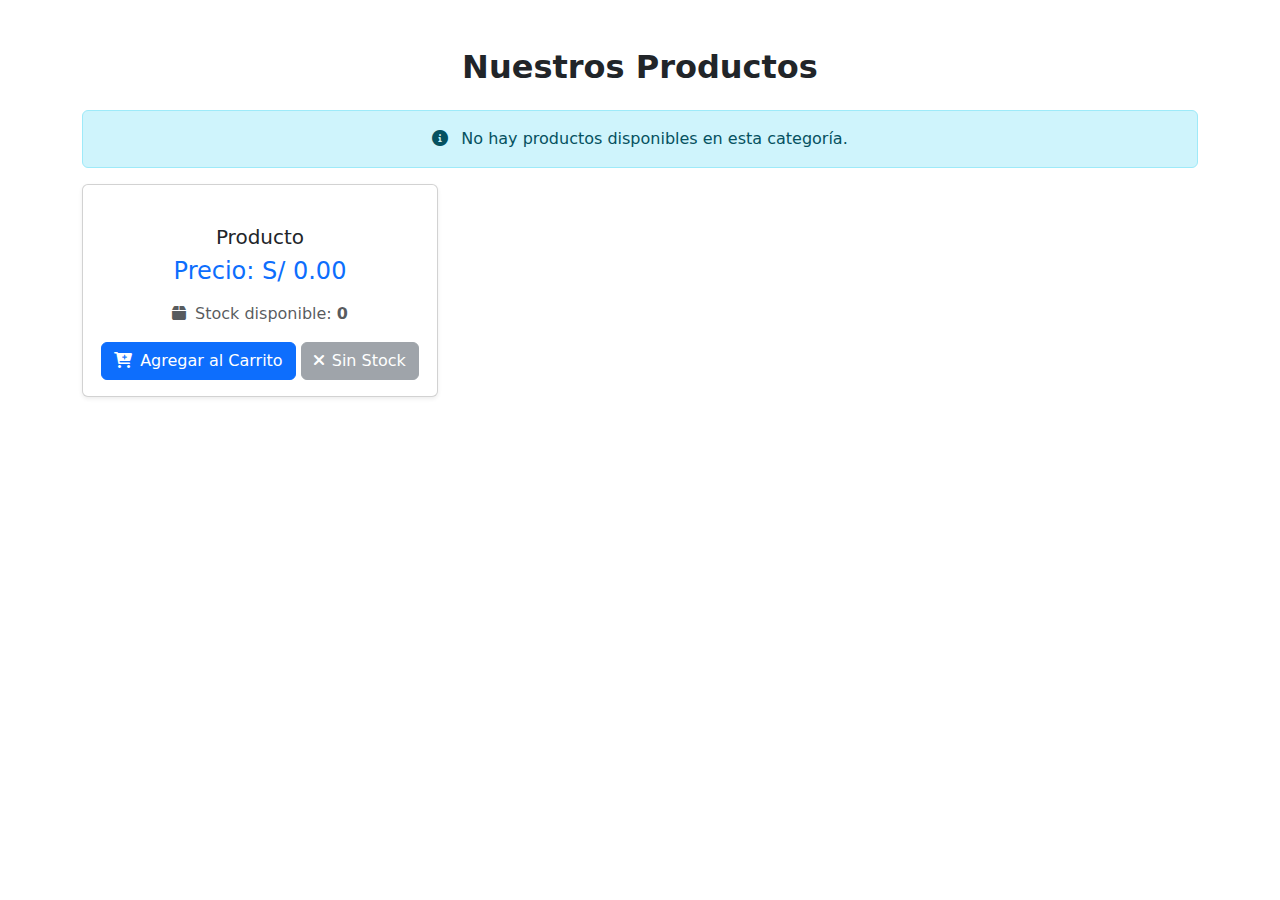
<file: src/main/resources/templates/HTML/productos.html>
<!DOCTYPE html>
<html lang="es" xmlns:th="http://www.thymeleaf.org">
<head>
    <meta charset="UTF-8">
    <meta name="viewport" content="width=device-width, initial-scale=1.0">
    <title>Productos - TechCell</title>
    <link href="https://cdnjs.cloudflare.com/ajax/libs/bootstrap/5.3.0/css/bootstrap.min.css" rel="stylesheet">
    <link href="https://cdnjs.cloudflare.com/ajax/libs/font-awesome/6.0.0/css/all.min.css" rel="stylesheet">
    <link rel="stylesheet" th:href="@{/css/Styles.css}">
</head>
<body>
<!-- Navbar -->
<div th:replace="~{fragments/navbar :: navbar}"></div>

<!-- Incluir Mensajes -->
<div th:replace="~{fragments/mensajes :: alertas}"></div>

<!-- Productos Section -->
<div class="container my-5" id="productos">
    <h2 class="text-center mb-4 fw-bold">Nuestros Productos</h2>

    <!-- Filtro de Categorías
    <div class="row mb-4">
        <div class="col-md-12 text-center">
            <div class="btn-group" role="group">
                <a th:href="@{/productos}"
                   th:classappend="${categoriaSeleccionada == 'Todos'} ? 'active' : ''"
                   class="btn btn-outline-primary btn-lg">
                    <i class="fas fa-th me-2"></i>Todos
                </a>
                <a th:href="@{/productos(categoria='Celular')}"
                   th:classappend="${categoriaSeleccionada == 'Celular'} ? 'active' : ''"
                   class="btn btn-outline-primary btn-lg">
                    <i class="fas fa-mobile-alt me-2"></i>Celulares
                </a>
                <a th:href="@{/productos(categoria='Accesorio')}"
                   th:classappend="${categoriaSeleccionada == 'Accesorio'} ? 'active' : ''"
                   class="btn btn-outline-primary btn-lg">
                    <i class="fas fa-headphones me-2"></i>Accesorios
                </a>
            </div>
        </div>
    </div>-->

    <!-- Lista de Productos -->
    <div class="row">
        <div th:if="${productos.isEmpty()}" class="col-12">
            <div class="alert alert-info text-center">
                <i class="fas fa-info-circle me-2"></i>
                No hay productos disponibles en esta categoría.
            </div>
        </div>

        <div th:each="producto : ${productos}" class="col-md-4 mb-4">
            <div class="card h-100 shadow-sm">
                <div class="card-body text-center">
                    <img th:src="@{${producto.imagen}}"
                         th:alt="${producto.nombre}"
                         class="mb-3"
                         style="max-width: 200px; max-height: 200px; object-fit: contain;">

                    <h5 class="card-title" th:text="${producto.nombre}">Producto</h5>

                    <h4 class="text-primary mb-3">
                        Precio: S/ <span th:text="${#numbers.formatDecimal(producto.precio, 1, 2)}">0.00</span>
                    </h4>

                    <p class="text-muted mb-3">
                        <i class="fas fa-box me-1"></i>
                        Stock disponible: <strong th:text="${producto.stock}">0</strong>
                    </p>

                    <button th:if="${producto.stock > 0}"
                            class="btn btn-primary agregar-carrito"
                            th:data-producto-id="${producto.id}"
                            th:data-producto-nombre="${producto.nombre}"
                            th:data-producto-precio="${producto.precio}">
                        <i class="fas fa-cart-plus me-2"></i>Agregar al Carrito
                    </button>

                    <button th:if="${producto.stock == 0}"
                            class="btn btn-secondary"
                            disabled>
                        <i class="fas fa-times me-2"></i>Sin Stock
                    </button>
                </div>
            </div>
        </div>
    </div>
</div>

<!-- Incluir Footer -->
<div th:replace="~{fragments/footer :: footer}"></div>

<!-- Incluir Modales -->
<div th:replace="~{fragments/modales :: modales}"></div>

<!-- Incluir Modal del Carrito -->
<div th:replace="~{fragments/modalCarrito :: modalCarrito}"></div>

<!-- Incluir Botón WhatsApp -->
<div th:replace="~{fragments/botonwsp :: botonWhatsApp}"></div>

<script src="https://cdnjs.cloudflare.com/ajax/libs/bootstrap/5.3.0/js/bootstrap.bundle.min.js"></script>
<script th:src="@{/js/carrito.js}"></script>
</body>
</html>
</file>
